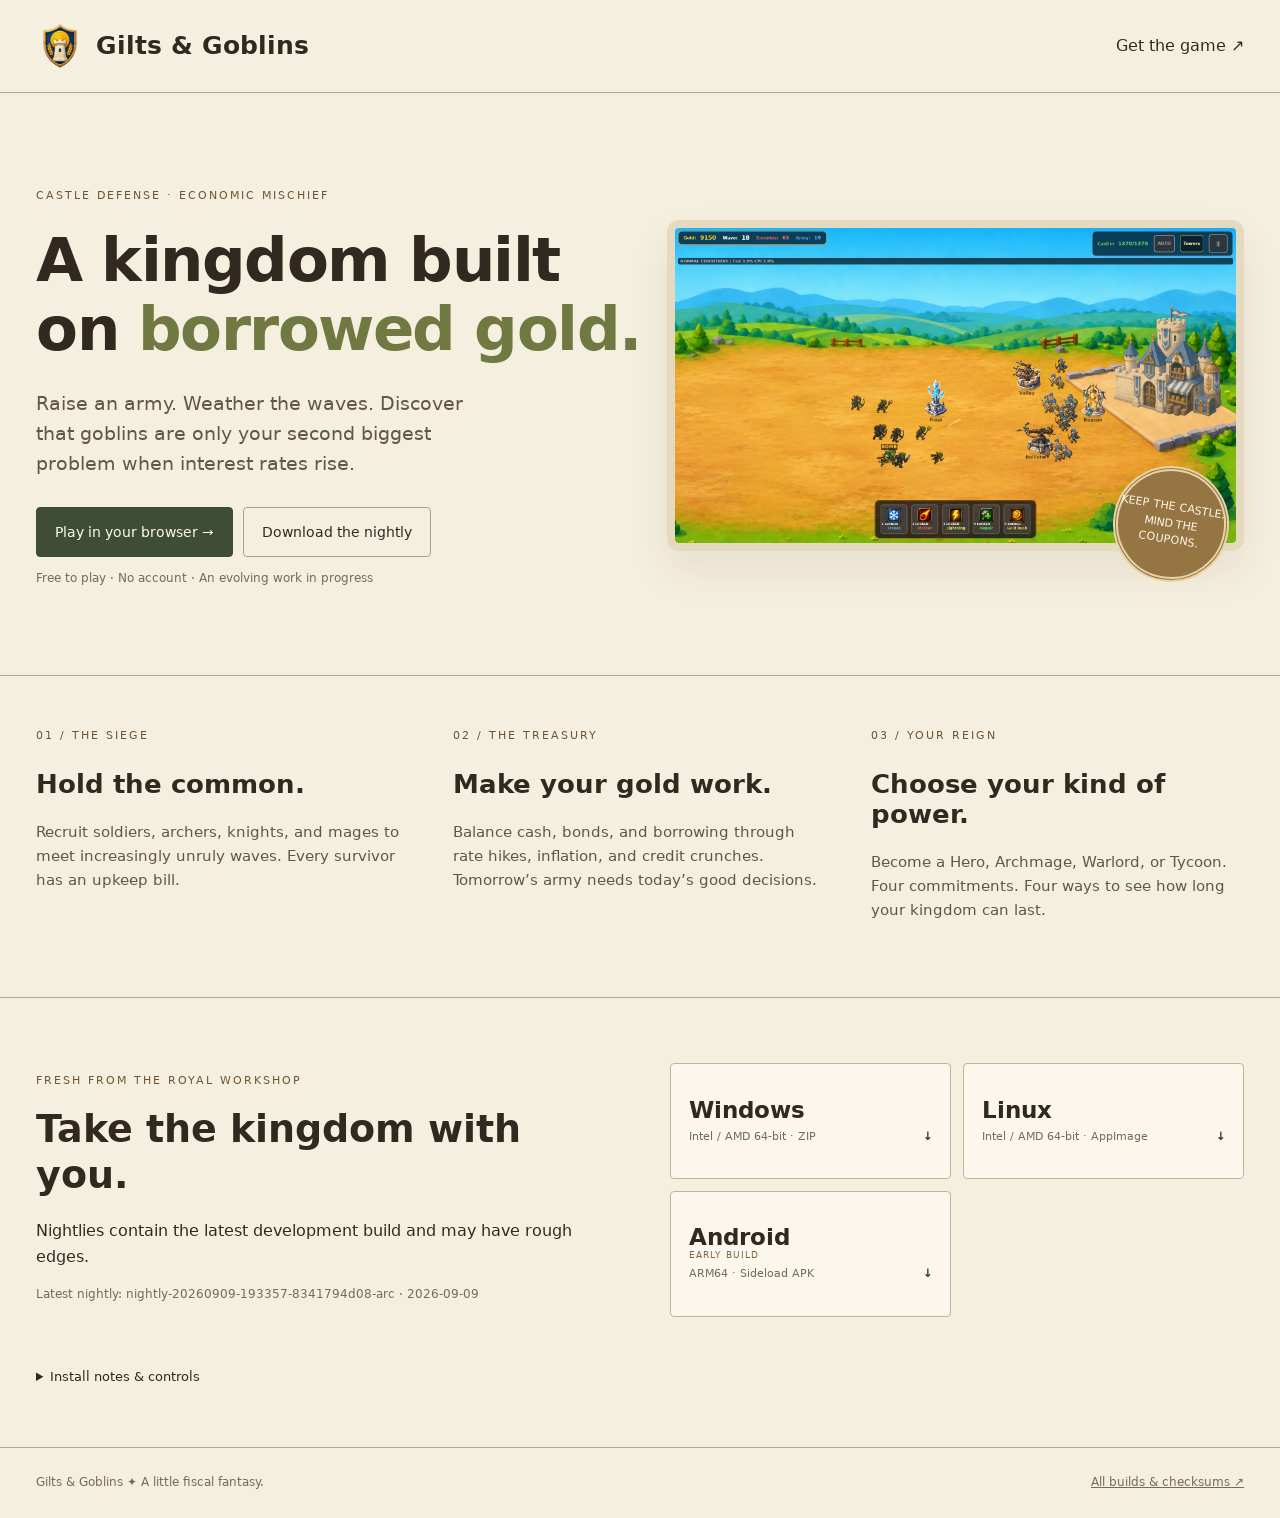
<file: index.html>
<!doctype html>
<html lang="en">
<head><meta charset="utf-8"><meta name="viewport" content="width=device-width,initial-scale=1"><meta name="description" content="A whimsical castle defense game with a very serious bond market. Play Gilts & Goblins."><title>Gilts &amp; Goblins — Defend your castle. Mind your interest rates.</title><link rel="icon" href="icon.png"><link rel="stylesheet" href="style.css"></head>
<body>
<header><a class="brand" href="./"><img src="icon.png" alt="" width="48" height="48">Gilts &amp; Goblins</a><a href="#downloads">Get the game <span aria-hidden="true">↗</span></a></header>
<main>
<section class="hero"><div class="hero-copy"><p class="eyebrow">CASTLE DEFENSE · ECONOMIC MISCHIEF</p><h1>A kingdom built<br>on <em>borrowed gold.</em></h1><p class="lede">Raise an army. Weather the waves. Discover that goblins are only your second biggest problem when interest rates rise.</p><div class="actions"><a class="button primary" href="play/" id="play-link">Play in your browser <span aria-hidden="true">→</span></a><a class="button quiet" href="#downloads">Download the nightly</a></div><p class="small">Free to play · No account · An evolving work in progress</p></div><div class="hero-art"><img src="castle.png" alt="Gilts and Goblins gameplay: four tower types and an army defend the castle" width="1920" height="1080"><span class="seal">KEEP THE CASTLE.<br>MIND THE COUPONS.</span></div></section>
<section class="pitch" aria-label="How the game works"><article><span class="number">01 / THE SIEGE</span><h2>Hold the common.</h2><p>Recruit soldiers, archers, knights, and mages to meet increasingly unruly waves. Every survivor has an upkeep bill.</p></article><article><span class="number">02 / THE TREASURY</span><h2>Make your gold work.</h2><p>Balance cash, bonds, and borrowing through rate hikes, inflation, and credit crunches. Tomorrow’s army needs today’s good decisions.</p></article><article><span class="number">03 / YOUR REIGN</span><h2>Choose your kind of power.</h2><p>Become a Hero, Archmage, Warlord, or Tycoon. Four commitments. Four ways to see how long your kingdom can last.</p></article></section>
<section class="downloads" id="downloads"><div><p class="eyebrow">FRESH FROM THE ROYAL WORKSHOP</p><h2>Take the kingdom with you.</h2><p>Nightlies contain the latest development build and may have rough edges.</p><p id="build-status" class="small">Checking the latest build…</p></div><div class="download-grid">
<a class="download" data-asset="gilts-goblins-windows-x86_64.zip" href="https://github.com/kszlim/gilts-and-goblins/releases/latest"><strong>Windows</strong><span>Intel / AMD 64-bit · ZIP <b aria-hidden="true">↓</b></span></a>
<a class="download" data-asset="gilts-goblins-macos-arm64.zip" href="https://github.com/kszlim/gilts-and-goblins/releases/latest"><strong>macOS</strong><span>Apple silicon · ZIP <b aria-hidden="true">↓</b></span></a>
<a class="download" data-asset="gilts-goblins-linux-x86_64.AppImage" href="https://github.com/kszlim/gilts-and-goblins/releases/latest"><strong>Linux</strong><span>Intel / AMD 64-bit · AppImage <b aria-hidden="true">↓</b></span></a>
<a class="download" data-asset="gilts-goblins-android-arm64.apk" href="https://github.com/kszlim/gilts-and-goblins/releases/latest"><strong>Android <small>EARLY BUILD</small></strong><span>ARM64 · Sideload APK <b aria-hidden="true">↓</b></span></a>
</div></section>
<details><summary>Install notes &amp; controls</summary><p>Windows: extract the ZIP and run gilts-goblins.exe. macOS: extract the ZIP and open Gilts &amp; Goblins.app; this preview is ad-hoc signed and has not been Apple notarized. Linux: make the AppImage executable, then launch it (Ubuntu 22.04 or newer recommended). Android: install the APK and play in landscape; this early build may need further device-specific polish.</p><p>Use the mouse or touch to interact. Space starts a wave from the shop; Esc pauses. Browser saves stay in this browser’s local storage and are removed if you clear site data. The browser preview is currently silent and works best on a desktop with hardware acceleration.</p></details>
</main><footer><span>Gilts &amp; Goblins <span aria-hidden="true">✦</span> A little fiscal fantasy.</span><a href="https://github.com/kszlim/gilts-and-goblins/releases">All builds &amp; checksums ↗</a></footer>
<script src="site.js" defer></script></body></html>
</file>
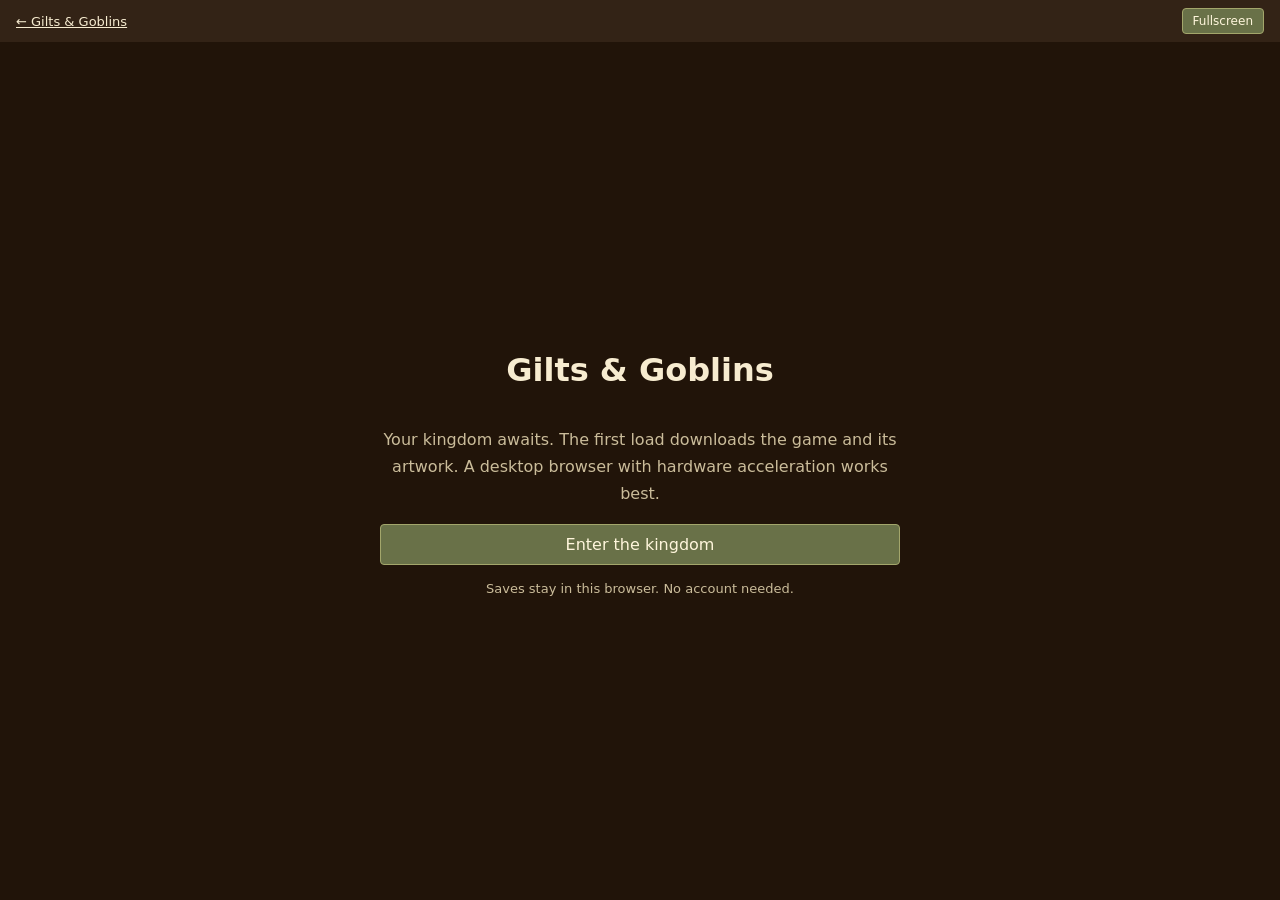
<file: play/index.html>
<!doctype html><html lang="en"><head><meta charset="utf-8"><meta name="viewport" content="width=device-width,initial-scale=1"><title>Play Gilts &amp; Goblins</title><link rel="icon" href="data:,"><style>*{box-sizing:border-box}html,body{margin:0;width:100%;height:100%;background:#211409;color:#f7ecd0;font:16px system-ui}body{display:flex;flex-direction:column}nav{height:42px;flex-shrink:0;display:flex;align-items:center;justify-content:space-between;padding:0 16px;background:#332316}nav a{color:inherit;font-size:13px}button{cursor:pointer;background:#697148;color:#fff6dc;border:1px solid #a3a66b;border-radius:4px;padding:10px 20px;font:inherit}nav button{font-size:12px;padding:5px 10px}#frame{flex:1;min-height:0;position:relative;width:100%}canvas{display:block;width:100%;height:100%;outline:none}#intro{position:absolute;inset:0;display:grid;place-content:center;text-align:center;padding:20px;background:#211409}#intro p{max-width:520px;line-height:1.7;color:#cabc9a}#status{font-size:13px}a:focus-visible,button:focus-visible{outline:3px solid #ecd699;outline-offset:3px}</style></head><body><nav><a href="../">← Gilts &amp; Goblins</a><button id="fullscreen">Fullscreen</button></nav><main id="frame"><canvas id="game" tabindex="0" aria-label="Gilts and Goblins game. Mouse or touch to play; Space starts a wave and Escape pauses."></canvas><div id="intro"><h1>Gilts &amp; Goblins</h1><p>Your kingdom awaits. The first load downloads the game and its artwork. A desktop browser with hardware acceleration works best.</p><button id="start">Enter the kingdom</button><p id="status" role="status">Saves stay in this browser. No account needed.</p></div></main><script type="module">
const start = document.querySelector('#start'), status = document.querySelector('#status');
document.querySelector('#fullscreen').onclick = () => document.querySelector('#frame').requestFullscreen?.().catch(() => {});
start.onclick = async () => {
  start.disabled = true; status.textContent = 'Loading the kingdom…';
  try {
    const metadata = await fetch('./build.json', {cache: 'no-store'});
    if (!metadata.ok) throw new Error('Build metadata is unavailable');
    const {cache_key} = await metadata.json();
    if (!/^[a-f0-9]{20}$/.test(cache_key)) throw new Error('Invalid build metadata');
    const {default: init} = await import(`./game.js?v=${cache_key}`);
    await init({module_or_path: `./game_bg.wasm?v=${cache_key}`});
    document.querySelector('#intro').remove();
    document.querySelector('#game').focus();
  } catch (error) {
    console.error(error);
    status.textContent = 'The kingdom could not load. Try a current browser with hardware acceleration, or download a desktop build.';
    start.disabled = false;
  }
};
</script></body></html>
</file>
<file: style.css>
@font-face{font-family:Kingdom;src:url('heading.ttf')}@font-face{font-family:Ledger;src:url('body.ttf')}*{box-sizing:border-box}html{scroll-behavior:smooth}body{margin:0;background:#f5efdF;color:#31291f;font-family:Ledger,Georgia,serif;line-height:1.6}a{color:inherit}header,main,footer{max-width:1280px;margin:auto}header{display:flex;align-items:center;justify-content:space-between;padding:22px 36px;border-bottom:1px solid #b8a787}header>a{text-decoration:none}.brand{display:flex;gap:12px;align-items:center;font-family:Kingdom,Georgia,serif;font-size:25px}.brand img{object-fit:contain}.hero{display:grid;grid-template-columns:1.05fr 1fr;align-items:center;gap:25px;padding:85px 36px 75px}.eyebrow,.number{font:11px Ledger,sans-serif;letter-spacing:2px;color:#6c5535}.hero h1{font:clamp(42px,4.8vw,68px)/1.12 Kingdom,Georgia,serif;letter-spacing:-1.5px;margin:24px 0}.hero h1 em{font-style:normal;color:#717943}.lede{font-size:19px;max-width:440px;color:#625744}.actions{display:flex;gap:10px;flex-wrap:wrap;margin-top:28px}.button{padding:13px 18px;border-radius:4px;text-decoration:none;font-size:14px}.primary{background:#3f4c36;color:#fffaeb;border:1px solid #3f4c36}.quiet{border:1px solid #b0a17f}.small{font-size:12px;color:#766b57}.hero-art{position:relative}.hero-art img{width:100%;height:auto;object-fit:contain;object-position:center;border:8px solid #e5d9bf;border-radius:12px;box-shadow:0 20px 40px #4d351315}.seal{position:absolute;bottom:-23px;right:15px;background:#967545;color:#fff9e7;border:5px double #e7d3a5;border-radius:50%;width:116px;height:116px;display:grid;place-content:center;text-align:center;font-size:11px;line-height:1.5;transform:rotate(9deg)}.pitch{display:grid;grid-template-columns:repeat(3,1fr);gap:44px;padding:45px 36px 60px;border-top:1px solid #b8a787;border-bottom:1px solid #b8a787}.pitch h2{font:26px Kingdom,Georgia,serif}.pitch p{font-size:15px;color:#625744}.downloads{display:grid;grid-template-columns:1fr 1fr;gap:60px;padding:65px 36px 35px}.downloads h2{font:38px/1.2 Kingdom,Georgia,serif;margin:20px 0}.download-grid{display:grid;grid-template-columns:1fr 1fr;gap:12px}.download{border:1px solid #c3b497;text-decoration:none;padding:20px 18px;display:flex;flex-direction:column;justify-content:center;background:#fbf7ed;border-radius:4px}.download:hover,.button:hover{box-shadow:0 4px 12px #4938111a;transform:translateY(-1px)}.download strong{font:23px Kingdom,Georgia,serif}.download span{font-size:11px;color:#766b57;margin-top:5px}.download b{float:right;color:#423524}.download small{display:block;font:9px Ledger,sans-serif;letter-spacing:1px;color:#836741}details{margin:15px 36px 60px;font-size:13px;max-width:900px}summary{cursor:pointer}footer{border-top:1px solid #b8a787;padding:25px 36px;display:flex;justify-content:space-between;font-size:12px;color:#766b57}a:focus-visible,summary:focus-visible{outline:3px solid #8d6223;outline-offset:4px}@media(max-width:800px){header{padding:16px 20px}.brand{font-size:20px}.hero{grid-template-columns:1fr;padding:45px 20px;gap:30px}.hero-art img{height:auto}.hero-art{max-width:550px}.pitch{grid-template-columns:1fr;gap:10px;padding:35px 20px}.downloads{grid-template-columns:1fr;gap:20px;padding:40px 20px 20px}details{margin:20px}footer{padding:20px;gap:20px;flex-wrap:wrap}.hero h1{font-size:48px}.hero-copy{max-width:650px}}@media(prefers-reduced-motion:reduce){html{scroll-behavior:auto}.download:hover,.button:hover{transform:none}}

header>a:last-child{white-space:nowrap}.brand{min-width:0}
</file>
